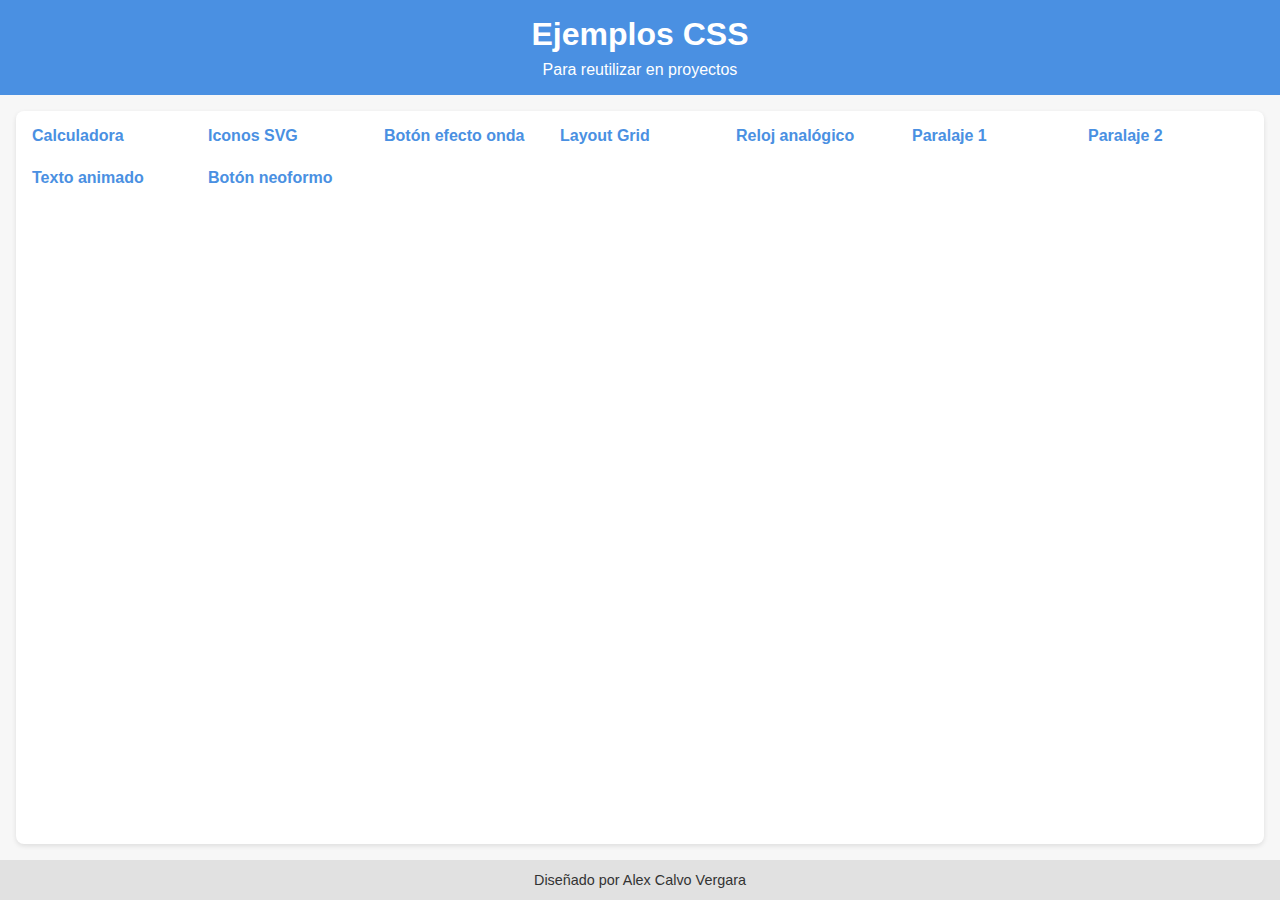
<file: index.html>
<!DOCTYPE html>
<html lang="es">
  <head>
    <meta charset="utf-8" />
    <title>Ejemplos CSS</title>
    <meta name="viewport" content="width=device-width, initial-scale=1" />
    <link rel="stylesheet" href="styles.css" />
  </head>
  <body>
    <header>
      <h1>Ejemplos CSS</h1>
      <p>Para reutilizar en proyectos</p>
    </header>
    <main>
      <nav>
        <ul>
          <li><a href="./calculadora/calculadora.html" target="_blank">Calculadora</a></li>
          <li><a href="./iconos-svg/iconos-svg.html" target="_blank">Iconos SVG</a></li>
          <li><a href="./boton-efecto-onda/boton-efecto-onda.html" target="_blank">Botón efecto onda</a></li>
          <li><a href="./layout-grid/layout-grid.html" target="_blank">Layout Grid</a></li>
          <li><a href="./reloj-analogico/reloj-analogico.html" target="_blank">Reloj analógico</a></li>
          <li><a href="./paralaje-1/paralaje-1.html" target="_blank">Paralaje 1</a></li>
          <li><a href="./paralaje-2/paralaje-2.html" target="_blank">Paralaje 2</a></li>
          <li><a href="./texto-animado/texto-animado.html" target="_blank">Texto animado</a></li>
          <li><a href="./boton-neoformo/boton-neoformo.html">Botón neoformo</a></li>
        </ul>
      </nav>
    </main>
    <footer>Diseñado por Alex Calvo Vergara</footer>
  </body>
</html>
</file>
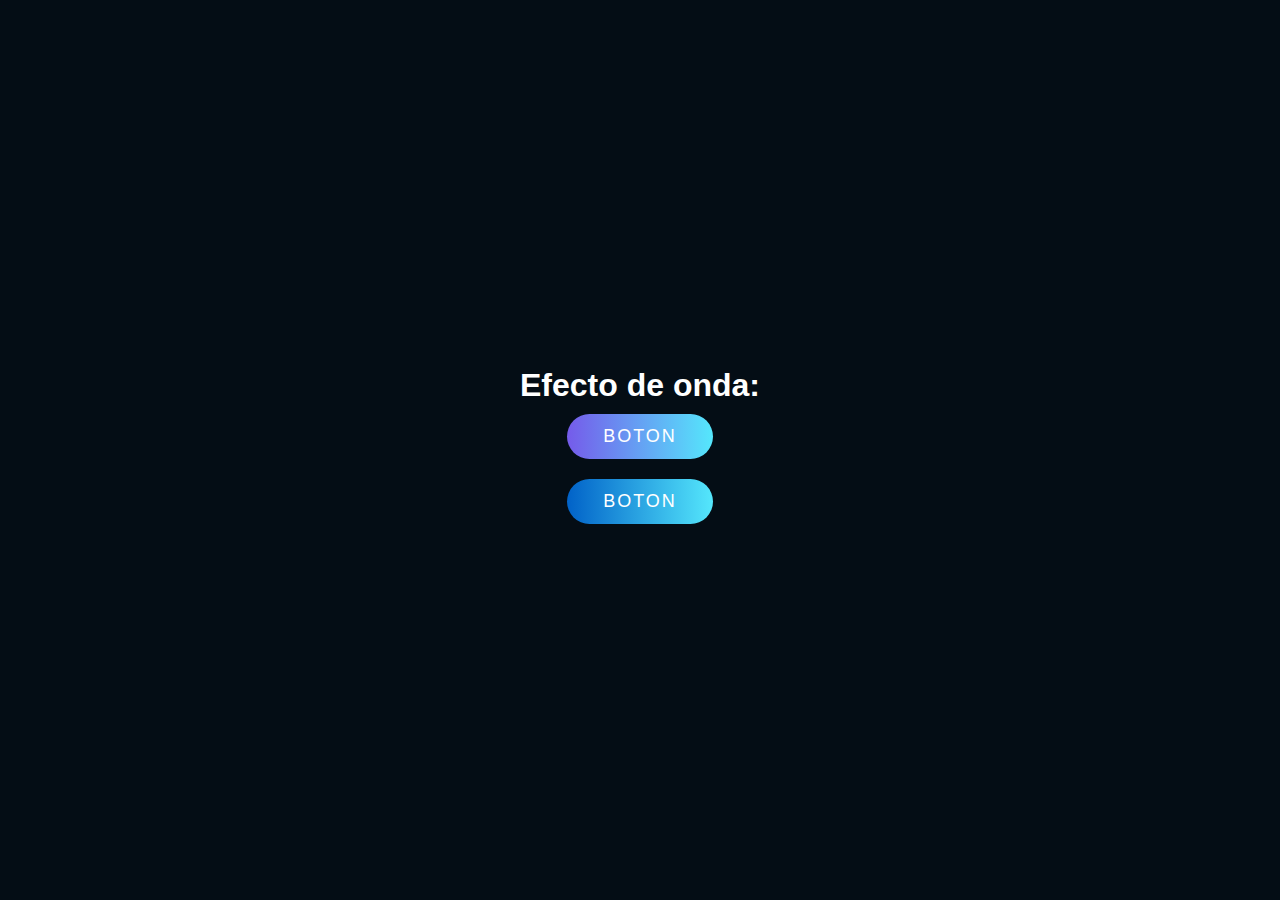
<file: boton-efecto-onda/boton-efecto-onda.html>
<!DOCTYPE html>
<html>
    <head>
        <title>Efecto boton</title>
        <meta charset="UTF-8">
        <meta name="viewport" content="width=device-width, initial-scale=1.0">
        <link href="boton-efecto-onda.css" rel="stylesheet">
    </head>
    <body>
        <h1>Efecto de onda:</h1>
        <a href="#">BOTON</a>
        <a href="#">BOTON</a>
        <script type="text/javascript">
            const buttons = document.querySelectorAll('a');
            buttons.forEach(btn => {
                btn.addEventListener('click', function(e) {
                    let x = e.clientX - e.target.offsetLeft;
                    let y = e.clientY - e.target.offsetTop;
                    
                    let ripples = document.createElement('span');
                    ripples.style.left = x + 'px';
                    ripples.style.top = y + 'px';
                    this.appendChild(ripples);
                    
                    setTimeout(() => 
                        ripples.remove()
                    ,1000);
                });
            });
            </script>
    </body>
</html>
</file>
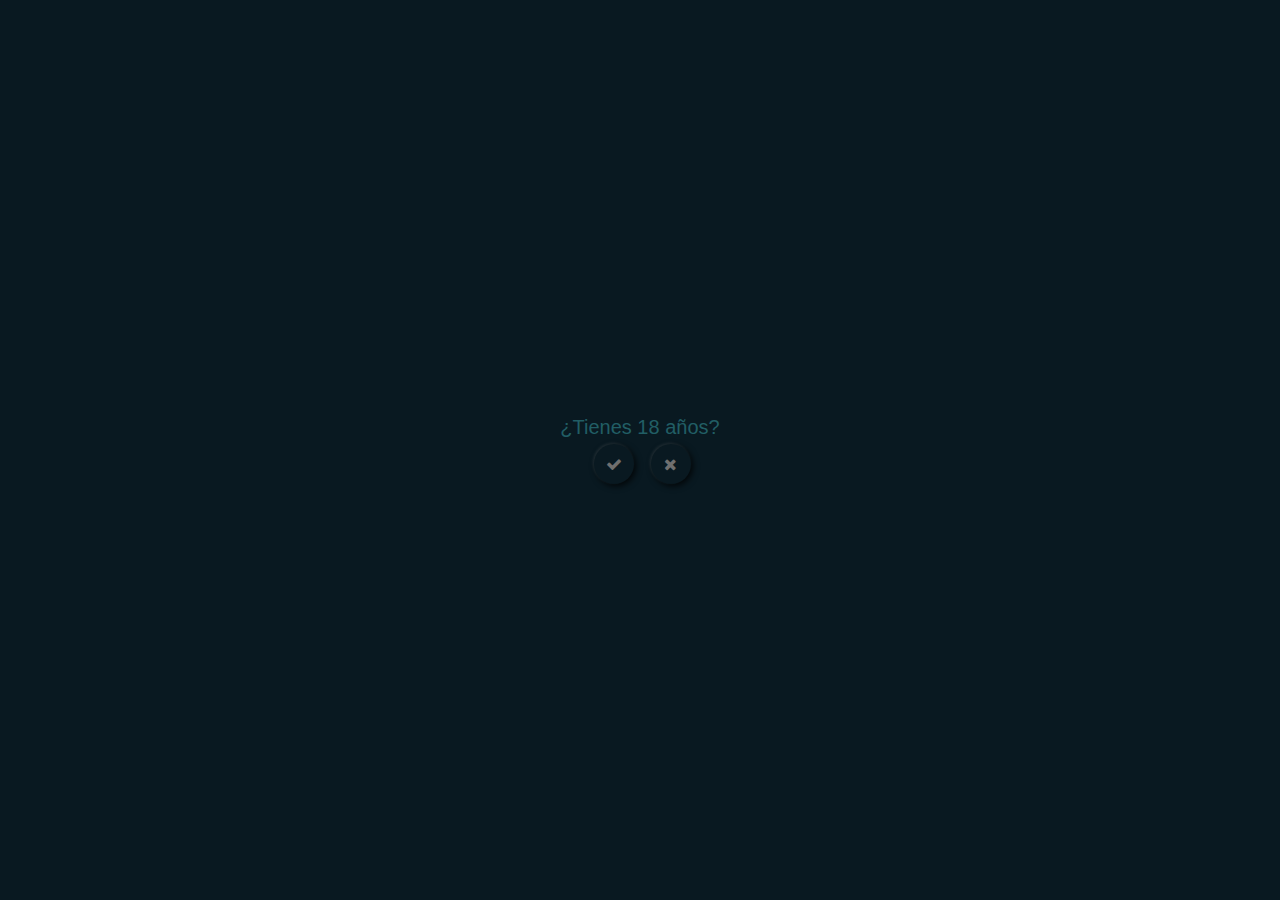
<file: boton-neoformo/boton-neoformo.html>
<!DOCTYPE html>
<html>
  <head>
    <title>Botón Neoformo</title>
    <meta charset="UTF-8" />
    <meta name="viewport" content="width=device-width, initial-scale=1.0" />
    <link href="boton-neoformo.css" rel="stylesheet" />
    <link
      rel="stylesheet"
      href="https://stackpath.bootstrapcdn.com/font-awesome/4.7.0/css/font-awesome.min.css"
      integrity="sha384-wvfXpqpZZVQGK6TAh5PVlGOfQNHSoD2xbE+QkPxCAFlNEevoEH3Sl0sibVcOQVnN"
      crossorigin="anonymous"
    />
  </head>
  <body>
    <div class="contenedor">
      <p>¿Tienes 18 años?</p>
      <div>
        <label>
          <input type="radio" name="edad" />
          <i class="fa fa-check" aria-hidden="true"></i>
        </label>
        <label>
          <input type="radio" name="edad" />
          <i class="fa fa-times" aria-hidden="true"></i>
        </label>
      </div>
    </div>
  </body>
</html>
</file>
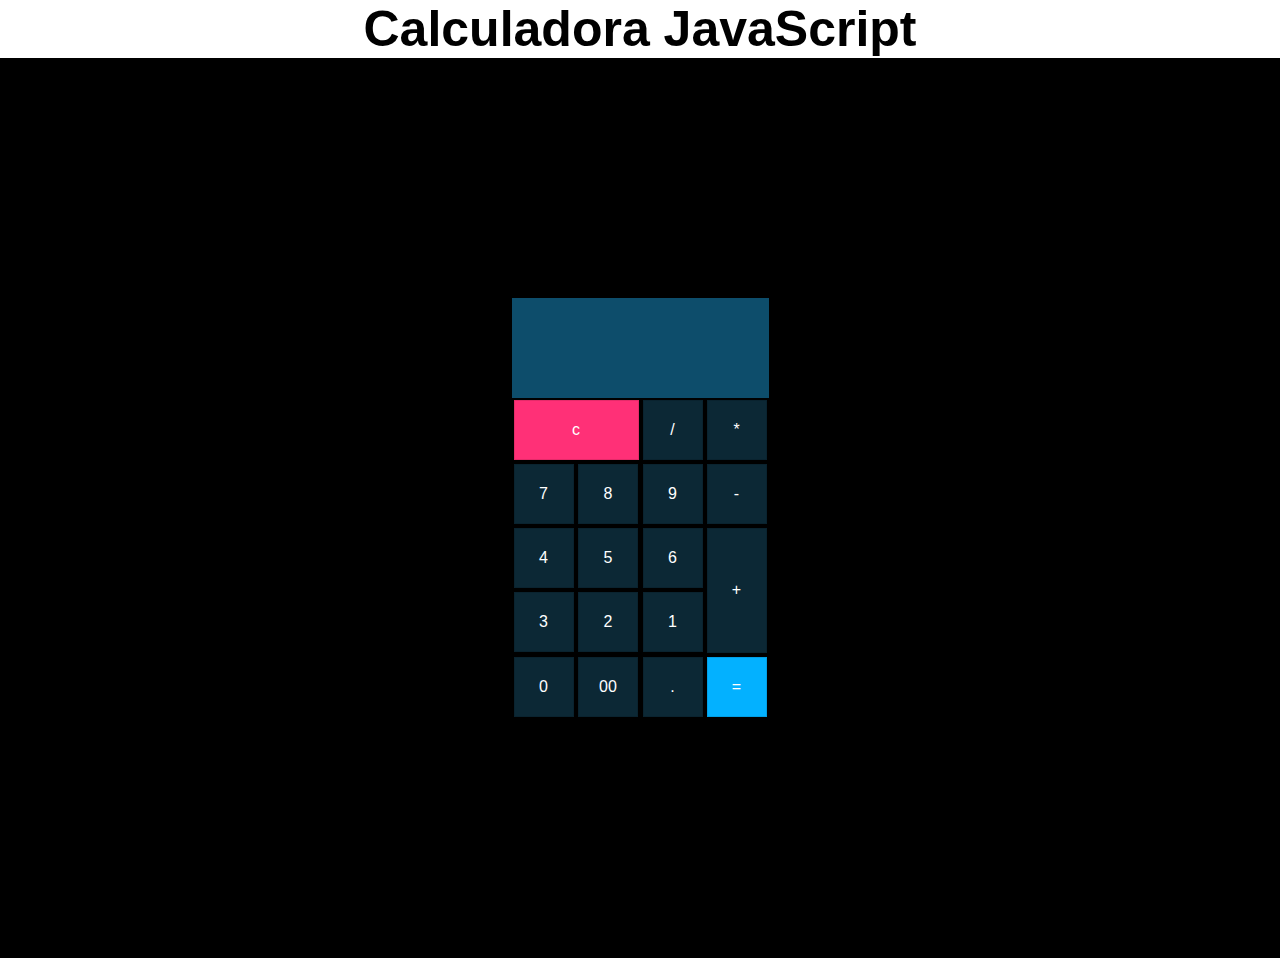
<file: calculadora/calculadora.html>
<!DOCTYPE html>
<html>
  <head>
    <title>Calculadora</title>
    <meta charset="UTF-8" />
    <meta name="viewport" content="width=device-width, initial-scale=1.0" />
    <link href="calculadora.css" rel="stylesheet" />
  </head>
  <body>
    <h1>Calculadora JavaScript</h1>
    <div class="diseño">
      <form class="calculadora" name="calc">
        <input class="value" type="text" name="txt" readonly="" />
        <span class="num clear" onclick="document.calc.txt.value = ''">c</span>
        <span class="num" onclick="document.calc.txt.value += '/'">/</span>
        <span class="num" onclick="document.calc.txt.value += '*'">*</span>
        <span class="num" onclick="document.calc.txt.value += '7'">7</span>
        <span class="num" onclick="document.calc.txt.value += '8'">8</span>
        <span class="num" onclick="document.calc.txt.value += '9'">9</span>
        <span class="num" onclick="document.calc.txt.value += '-'">-</span>
        <span class="num" onclick="document.calc.txt.value += '4'">4</span>
        <span class="num" onclick="document.calc.txt.value += '5'">5</span>
        <span class="num" onclick="document.calc.txt.value += '6'">6</span>
        <span class="num suma" onclick="document.calc.txt.value += '+'">+</span>
        <span class="num" onclick="document.calc.txt.value += '3'">3</span>
        <span class="num" onclick="document.calc.txt.value += '2'">2</span>
        <span class="num" onclick="document.calc.txt.value += '1'">1</span>
        <span class="num" onclick="document.calc.txt.value += '0'">0</span>
        <span class="num" onclick="document.calc.txt.value += '00'">00</span>
        <span class="num" onclick="document.calc.txt.value += '.'">.</span>
        <span
          class="num resultado"
          onclick="document.calc.txt.value = eval(calc.txt.value)"
          >=</span
        >
      </form>
    </div>
  </body>
</html>
</file>
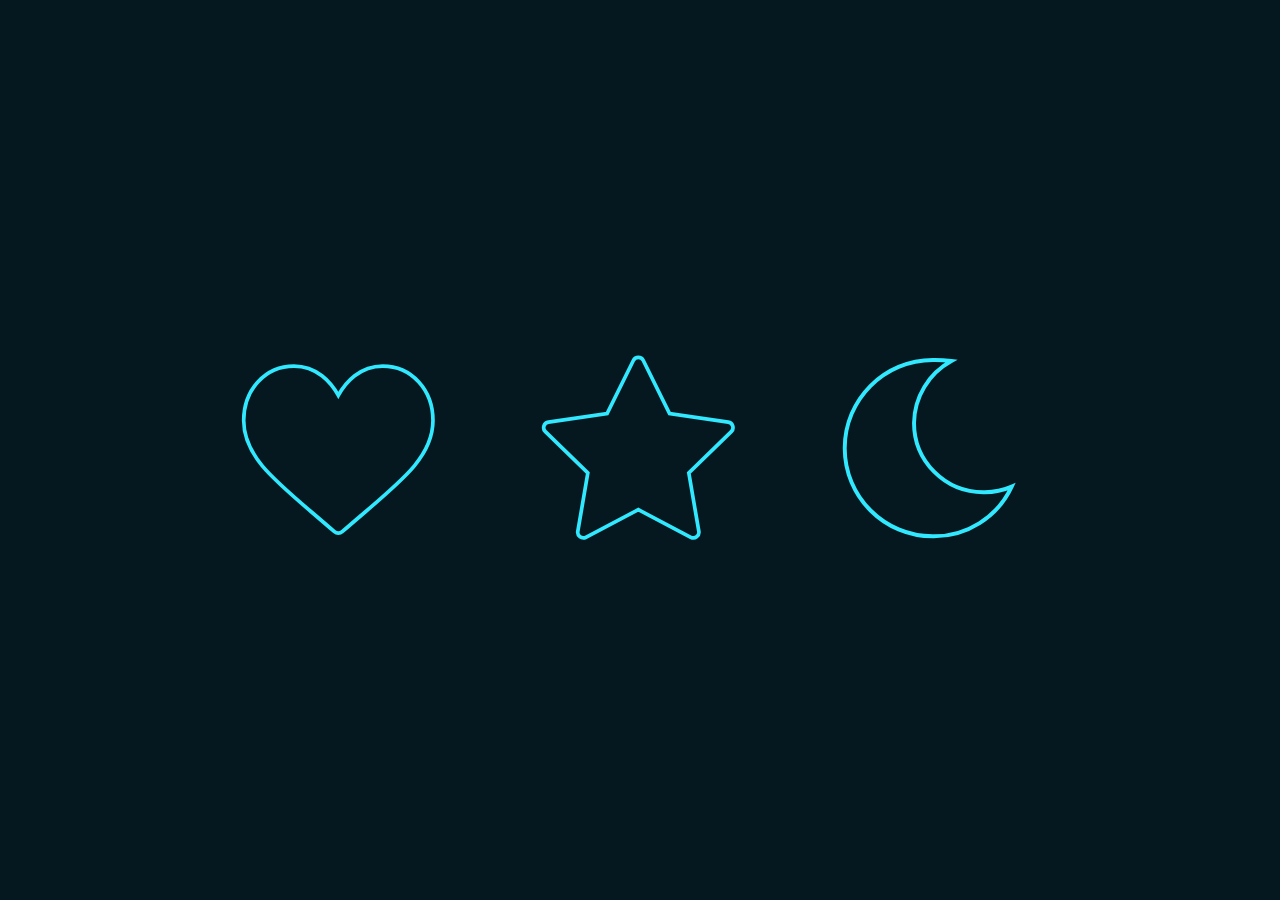
<file: iconos-svg/iconos-svg.html>
<!DOCTYPE html>
<html>
  <head>
    <title>Iconos SVG Animados</title>
    <meta charset="UTF-8" />
    <meta name="viewport" content="width=device-width, initial-scale=1.0" />
    <link href="iconos-svg.css" rel="stylesheet" />
  </head>
  <body>
    <div class="contenedor">
      <div class="icon heart">
        <svg
          version="1.1"
          id="Capa_1"
          xmlns="http://www.w3.org/2000/svg"
          xmlns:xlink="http://www.w3.org/1999/xlink"
          x="0px"
          y="0px"
          viewBox="-10 0 541 502"
          style="enable-background: new 0 0 512 512"
          xml:space="preserve"
        >
          <path
            d="M376,30c-27.783,0-53.255,8.804-75.707,26.168c-21.525,16.647-35.856,37.85-44.293,53.268
                      c-8.437-15.419-22.768-36.621-44.293-53.268C189.255,38.804,163.783,30,136,30C58.468,30,0,93.417,0,177.514
                      c0,90.854,72.943,153.015,183.369,247.118c18.752,15.981,40.007,34.095,62.099,53.414C248.38,480.596,252.12,482,256,482
                      s7.62-1.404,10.532-3.953c22.094-19.322,43.348-37.435,62.111-53.425C439.057,330.529,512,268.368,512,177.514
                      C512,93.417,453.532,30,376,30z"
          />
        </svg>
      </div>
      <div class="icon star">
        <svg
          version="1.1"
          id="Capa_1"
          xmlns="http://www.w3.org/2000/svg"
          xmlns:xlink="http://www.w3.org/1999/xlink"
          x="0px"
          y="0px"
          viewBox="-10 0 541.002 512.002"
          style="enable-background: new 0 0 512.002 512.002"
          xml:space="preserve"
        >
          <path
            d="M511.267,197.258c-1.764-5.431-6.457-9.389-12.107-10.209l-158.723-23.065L269.452,20.157
                      c-2.526-5.12-7.741-8.361-13.45-8.361c-5.71,0-10.924,3.241-13.451,8.361l-70.988,143.827l-158.72,23.065
                      c-5.649,0.82-10.344,4.778-12.108,10.208c-1.765,5.431-0.293,11.392,3.796,15.377l114.848,111.954L92.271,482.671
                      c-0.966,5.628,1.348,11.314,5.967,14.671c2.613,1.898,5.708,2.864,8.818,2.864c2.388,0,4.784-0.569,6.978-1.723l141.967-74.638
                      l141.961,74.637c5.055,2.657,11.178,2.215,15.797-1.141c4.619-3.356,6.934-9.044,5.969-14.672l-27.117-158.081l114.861-111.955
                      C511.56,208.649,513.033,202.688,511.267,197.258z"
          />
        </svg>
      </div>
      <div class="icon moon">
        <svg viewBox="-12 -10 508 468.04455" xmlns="http://www.w3.org/2000/svg">
          <path
            d="m224.023438 448.03125c85.714843.902344 164.011718-48.488281 200.117187-126.230469-22.722656
                9.914063-47.332031 14.769531-72.117187 14.230469-97.15625-.109375-175.890626-78.84375-176-176 
                .972656-65.71875 37.234374-125.832031 94.910156-157.351562-15.554688-1.980469-31.230469-2.867188-46.910156-2.648438-123.714844 
                0-224.0000005 100.289062-224.0000005 224 0 123.714844 100.2851565 224 224.0000005 224zm0 0"
          />
        </svg>
      </div>
    </div>
  </body>
</html>
</file>
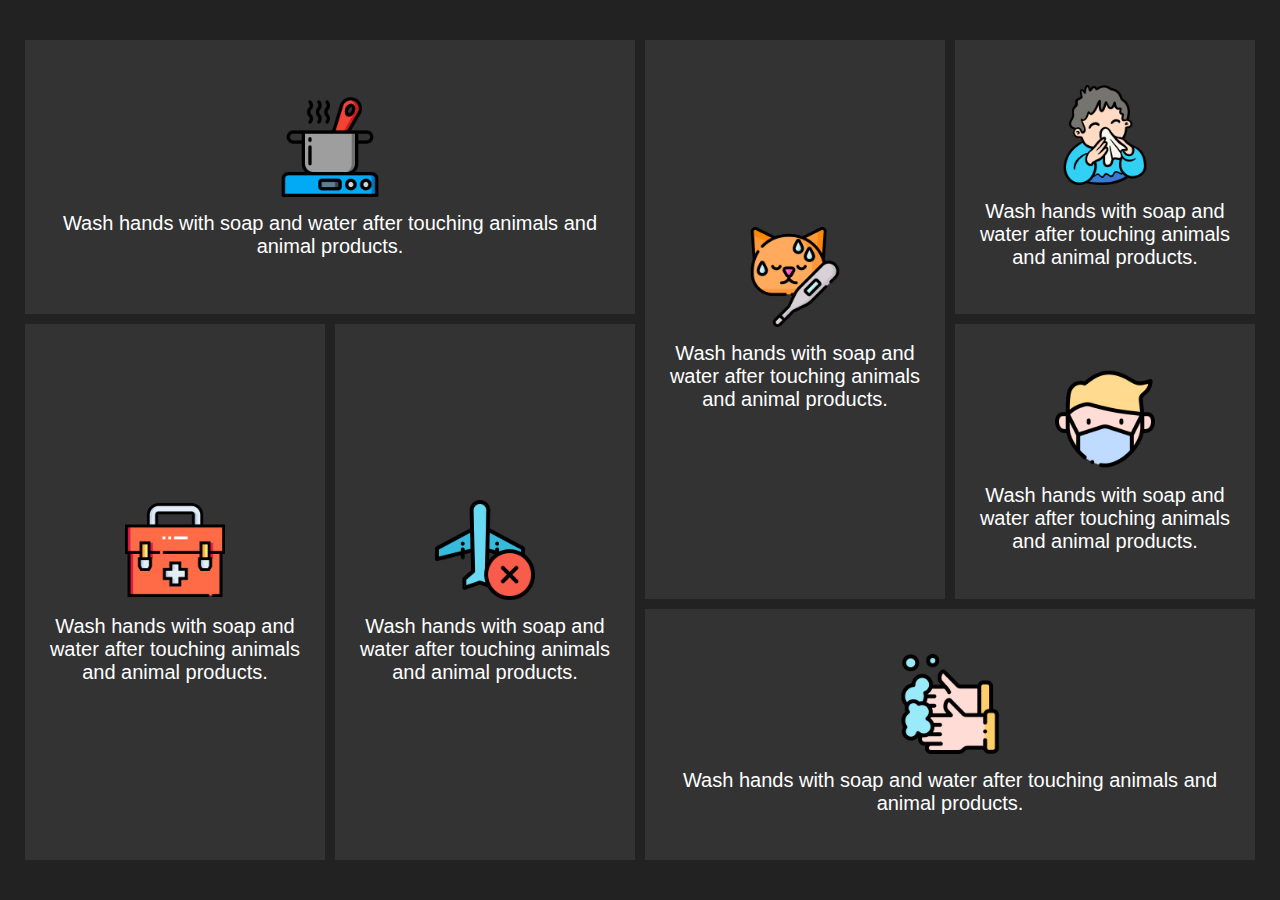
<file: layout-grid/layout-grid.html>
<!DOCTYPE html>
<html>
  <head>
    <title>Layout Grid</title>
    <meta charset="UTF-8" />
    <meta name="viewport" content="width=device-width, initial-scale=1.0" />
    <link href="layout-grid.css" rel="stylesheet" />
  </head>
  <body>
    <div class="contenedor">
      <div class="caja">
        <div class="contenido">
          <img src="layout/cooking.png" />
          <p>
            Wash hands with soap and water after touching animals and animal
            products.
          </p>
        </div>
      </div>

      <div class="caja">
        <div class="contenido">
          <img src="layout/fever.png" />
          <p>
            Wash hands with soap and water after touching animals and animal
            products.
          </p>
        </div>
      </div>

      <div class="caja">
        <div class="contenido">
          <img src="layout/cold.png" />
          <p>
            Wash hands with soap and water after touching animals and animal
            products.
          </p>
        </div>
      </div>

      <div class="caja">
        <div class="contenido">
          <img src="layout/first-aid-kit.png" />
          <p>
            Wash hands with soap and water after touching animals and animal
            products.
          </p>
        </div>
      </div>

      <div class="caja">
        <div class="contenido">
          <img src="layout/flight.png" />
          <p>
            Wash hands with soap and water after touching animals and animal
            products.
          </p>
        </div>
      </div>

      <div class="caja">
        <div class="contenido">
          <img src="layout/medical-mask.png" />
          <p>
            Wash hands with soap and water after touching animals and animal
            products.
          </p>
        </div>
      </div>

      <div class="caja">
        <div class="contenido">
          <img src="layout/washing-hand.png" />
          <p>
            Wash hands with soap and water after touching animals and animal
            products.
          </p>
        </div>
      </div>
    </div>
  </body>
</html>
</file>
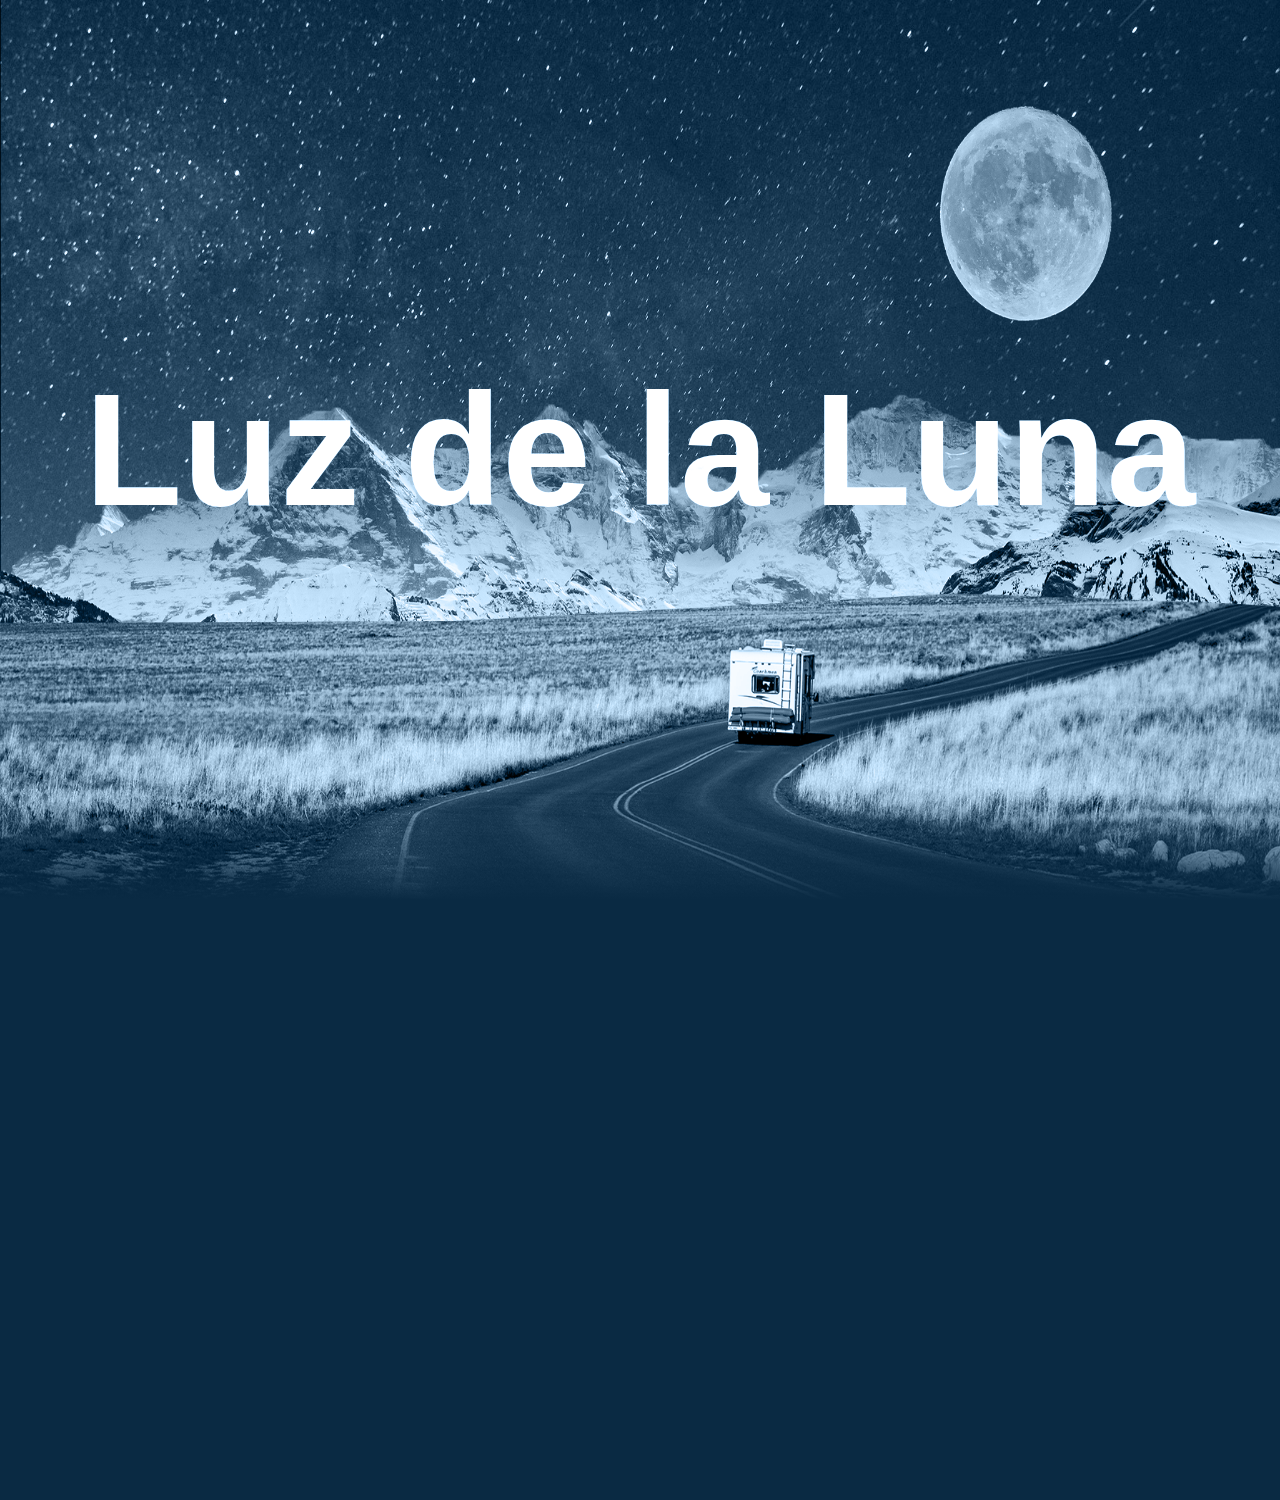
<file: paralaje-1/paralaje-1.html>
<!DOCTYPE html>
<html>
  <head>
    <title>Paralaje de la luna</title>
    <meta charset="UTF-8" />
    <meta name="viewport" content="width=device-width, initial-scale=1.0" />
    <link href="paralaje-1.css" rel="stylesheet" />
  </head>
  <body>
    <section>
      <img src="img/bg.jpg" id="bg" />
      <img src="img/moon.png" id="moon" />
      <img src="img/mountain.png" id="mountain" />
      <img src="img/road.png" id="road" />
      <h2 id="text">Luz de la Luna</h2>
    </section>
    <script type="text/javascript">
      let bg = document.getElementById("bg");
      let moon = document.getElementById("moon");
      let mountain = document.getElementById("mountain");
      let road = document.getElementById("road");
      let text = document.getElementById("text");

      window.addEventListener("scroll", function () {
        var value = window.scrollY;

        bg.style.top = value * 0.5 + "px";
        moon.style.left = value * 0.5 + "px";
        mountain.style.top = value * 0.15 + "px";
        road.style.top = value * 0.15 + "px";
        text.style.top = value * 1 + "px";
      });
    </script>
  </body>
</html>
</file>
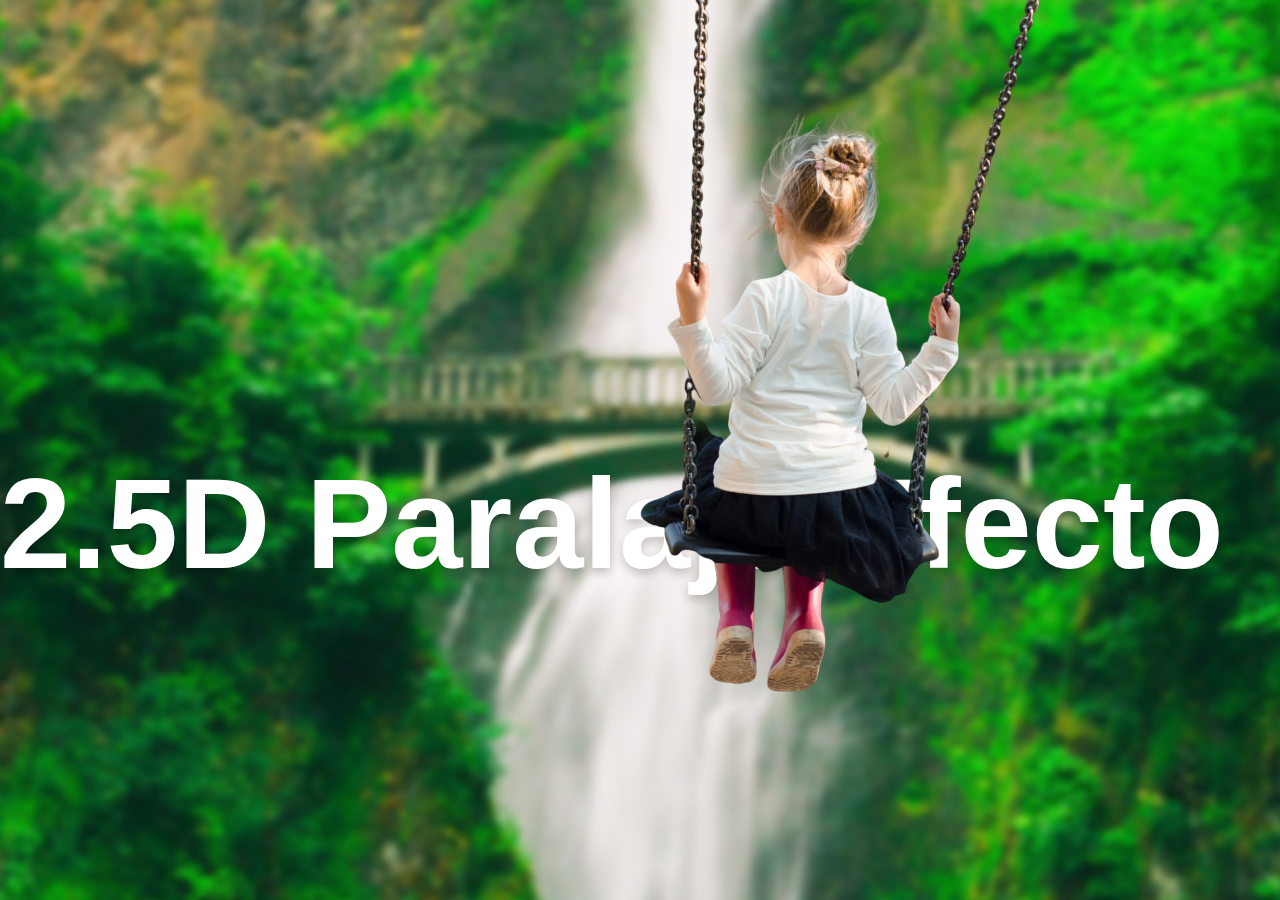
<file: paralaje-2/paralaje-2.html>
<!DOCTYPE html>
<html>
  <head>
    <title>Paralaje Efecto 2</title>
    <meta charset="UTF-8" />
    <meta name="viewport" content="width=device-width, initial-scale=1.0" />
    <link href="paralaje-2.css" rel="stylesheet" />
  </head>
  <body>
    <section>
      <div id="bg"></div>
      <h2>2.5D Paralaje Efecto</h2>
      <img src="img/img.png" class="girl" />
    </section>
    <script>
      var position = document.documentElement;
      position.addEventListener("mousemove", (e) => {
        position.style.setProperty("--x", e.clientX + "px");
      });
    </script>
  </body>
</html>
</file>
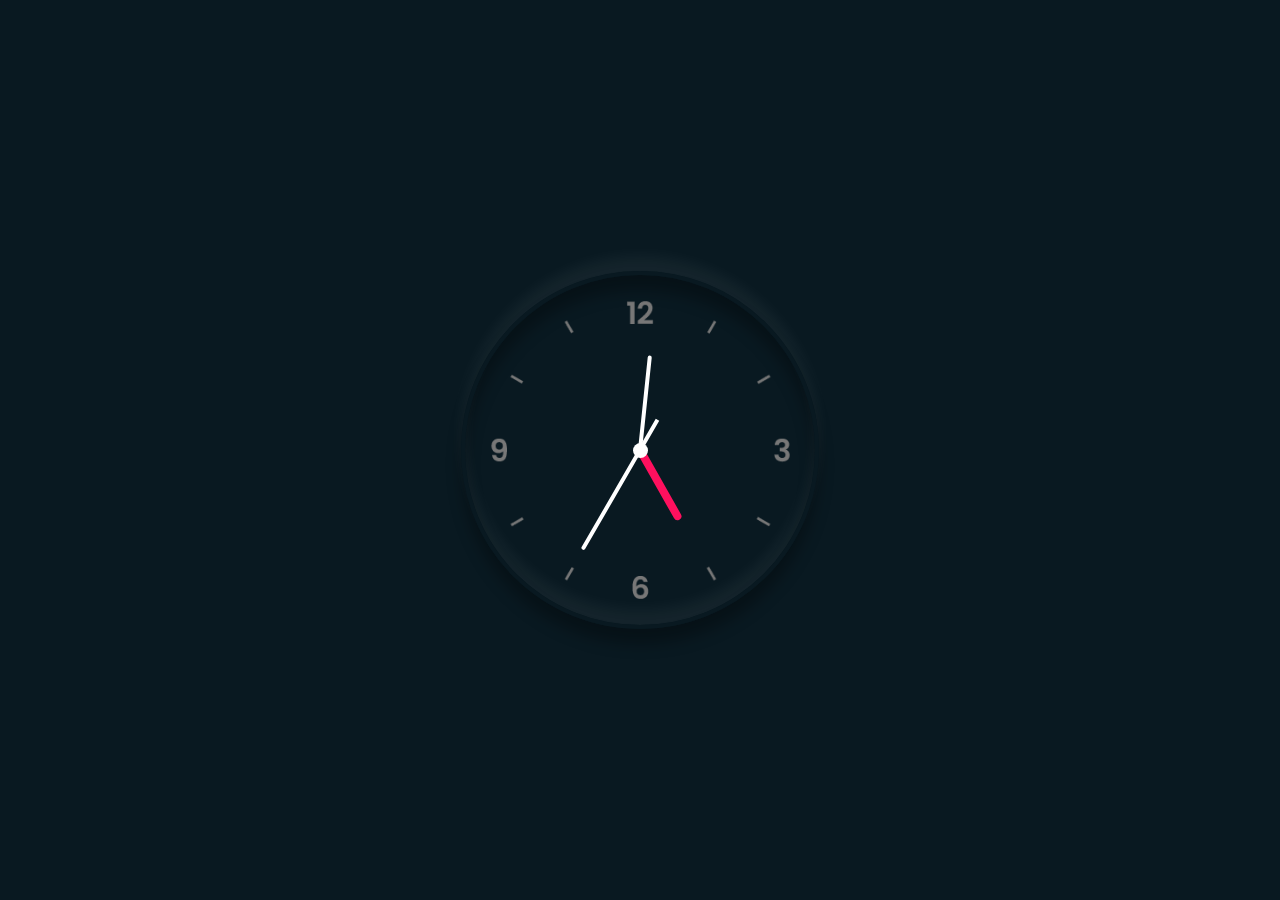
<file: reloj-analogico/reloj-analogico.html>
<!DOCTYPE html>
<html>
  <head>
    <title>Reloj Analógico</title>
    <meta charset="UTF-8" />
    <meta name="viewport" content="width=device-width, initial-scale=1.0" />
    <link href="reloj-analogico.css" rel="stylesheet" />
  </head>
  <body>
    <div class="clock">
      <div class="hora">
        <div class="hr" id="hr"></div>
      </div>
      <div class="minutos">
        <div class="min" id="min"></div>
      </div>
      <div class="segundos">
        <div class="seg" id="seg"></div>
      </div>
    </div>
    <script>
      const deg = 6;
      const hr = document.querySelector("#hr");
      const min = document.querySelector("#min");
      const seg = document.querySelector("#seg");

      setInterval(() => {
        let day = new Date();
        let hh = day.getHours() * 30;
        let mm = day.getMinutes() * deg;
        let ss = day.getSeconds() * deg;

        hr.style.transform = `rotateZ(${hh + mm / 12}deg)`;
        min.style.transform = `rotateZ(${mm}deg)`;
        seg.style.transform = `rotateZ(${ss}deg)`;
      });
    </script>
  </body>
</html>
</file>
<file: styles.css>
* {
    margin: 0;
    padding: 0;
    box-sizing: border-box;
    scroll-behavior: smooth;
}

html, body {
    height: 100%;
    display: flex;
    flex-direction: column;
    font-size: 16px;
    font-family: Arial, sans-serif;
    background-color: #f7f7f7;
    color: #333;
}

header {
    background-color: #4a90e2;
    color: white;
    padding: 1rem;
    text-align: center;
}

header h1 {
    margin-bottom: 0.5rem;
}

main {
    display: flex;
    flex: 1 1 auto;
    padding: 1rem;
}

nav {
    background-color: white;
    padding: 1rem;
    border-radius: 8px;
    box-shadow: 0 2px 5px rgba(0, 0, 0, 0.1);
    width: 100%;
}

nav ul {
    display: grid;
    grid-template-columns: repeat(auto-fill, minmax(150px, 1fr));
    gap: 1rem;
    list-style: none;
}

nav li {
    margin-bottom: 0.5rem;
}

nav a {
    text-decoration: none;
    color: #4a90e2;
    font-weight: bold;
    word-wrap: break-word;
    overflow-wrap: anywhere;
}

nav a:hover {
    text-decoration: underline;
}

footer {
    background-color: #e1e1e1;
    text-align: center;
    padding: 0.75rem;
    font-size: 0.9rem;
}
</file>
<file: boton-efecto-onda/boton-efecto-onda.css>
* {
    margin: 0;
    padding: 0;
    font-family: 'Poppins', sans-serif;
}

body {
    display: flex;
    justify-content: center;
    align-items: center;
    min-height: 100vh;
    flex-direction: column;
    background: #040d15;
}

h1 {
    color: white;
}

a {
    position: relative;
    display: inline-block;
    padding: 12px 36px;
    margin: 10px 0;
    color: #fff;
    text-decoration: none;
    text-transform: uppercase;
    font-size: 18px;
    letter-spacing: 2px;
    border-radius: 40px;
    overflow: hidden;
    background: linear-gradient(90deg, #0162c8, #55e7fc);
}

a:nth-child(2) {
    background: linear-gradient(90deg, #755bea, #55e7fc);
}

/*
Efecto al pulsar:
*/

span {
    position: absolute;
    background: #fff;
    transform: translate(-50%,-50%);
    pointer-events: none;
    border-radius: 50%;
    animation: animate 1s linear infinite;
}

@keyframes animate {
    0% {
        width: 0px;
        height: 0px;
        opacity: 0.5;
    }
    100% {
        width: 500px;
        height: 500px;
        opacity: 0;
    }
}
</file>
<file: boton-neoformo/boton-neoformo.css>
* {
    margin: 0;
    padding: 0;
    box-sizing: border-box;
    font-family: 'Poppins', sans-serif;
}

body {
    display: flex;
    justify-content: center;
    align-items: center;
    min-height: 100vh;
    background: #091921;
}

.contenedor {
    position: relative;
    display: flex;
    justify-content: center;
    align-items: center;
    flex-direction: column;
}

.contenedor p {
    color: #215e65;
    font-size: 20px;
    font-weight: 500;
    margin-bottom: 5px;
}

.contenedor label {
    position: relative;
}

.contenedor label input {
    appearance: none;
    -webkit-appearance: none;
    cursor: pointer;
}

.contenedor label .fa {
    position: relative;
    width: 40px;
    height: 40px;
    background: #091921;
    line-height: 40px;
    text-align: center;
    margin: 0 4px;
    color: #6f6f6f;
    font-size: 16px;
    border-radius: 50%;
    cursor: pointer;
    box-shadow: -1px -1px 3px rgba(255, 255, 255, 0.1),
        2px 2px 6px rgba(0, 0, 0, 0.8);
}

.contenedor label .fa:hover {
    box-shadow: -1px -1px 3px rgba(255, 255, 255, 0.1),
        2px 2px 6px rgba(0, 0, 0, 0.8),
        inset -2px -2px 10px rgba(255, 255, 255, 0.05),
        inset 2px 2px 10px rgba(0, 0, 0, 0.5);
}

.contenedor label input:checked~.fa {
    color: #00fff1;
    box-shadow: inset -1px -1px 3px rgba(255, 255, 255, 0.1),
        inset 2px 2px 6px rgba(0, 0, 0, 0.8);
    text-shadow: 0 0 5px #00fff1,
        0 0 20px #00fff1;
}
</file>
<file: calculadora/calculadora.css>
* {
    margin: 0;
    padding: 0;
    box-sizing: border-box;
    font-family: 'Poppins', sans-serif;
}

.diseño {
    display: flex;
    justify-content: center;
    align-items: center;
    min-height: 100vh;
    background: black;
}

h1 {
    color: black;
    font-style: inherit;
    text-align: center;
    font-size: 50px;
}

::-webkit-scrollbar {
    background: black;
    border-radius: 6px;
}

::-webkit-scrollbar-thumb {
    background: white;
    border-radius: 6px;
    border-right: 2px solid black;
}

.calculadora {
    position: relative;
    display: grid;
}

.calculadora .value {
    grid-column: span 4;
    height: 100px;
    text-align: right;
    border: none;
    outline: none;
    padding: 10px;
    font-size: 18px;
    background: #0d4d6b;
    color: white;
}

.calculadora span {
    display: grid;
    width: 60px;
    height: 60px;
    color: white;
    background: #0c2835;
    place-items: center;
    border: 1px solid rgba(0, 0, 0, .1);
    margin: 2px;
}

.calculadora span:active {
    background: #74ff3b;
    color: #111;
}

.calculadora span.clear {
    grid-column: span 2;
    width: 125px;
    background: #ff3077;
}

.calculadora span.suma {
    grid-row: span 2;
    height: 125px;
}

.calculadora span.resultado {
    background: #03b1ff;

}
</file>
<file: iconos-svg/iconos-svg.css>
* {
    margin: 0;
    padding: 0;
}

body {
    display: flex;
    justify-content: center;
    align-items: center;
    min-height: 100vh;
    background: #06181f;
}

.contenedor {
    position: relative;
    width: 800px;
    display: flex;
    justify-content: space-between;
    align-items: center;
}

.contenedor .icon {
    width: 200px;
}

.contenedor .icon path {
    fill: transparent;
    stroke-width: 10;
    stroke: #31e8ff;
}

.contenedor .icon.heart path {
    stroke-dasharray: 1580;
    stroke-dashoffset: 0;
}

.contenedor .icon.heart:hover path {
    animation: animate-heart 2s linear forwards;
}

@keyframes animate-heart {
    0% {
        stroke-dashoffset: 0;
    }

    40% {
        stroke-dashoffset: 1580;
    }

    80% {
        stroke-dashoffset: 3160;
        fill: transparent;
    }

    100% {
        stroke-dashoffset: 3160;
        fill: #31e8ff;
    }
}

.contenedor .icon.star path {
    stroke-dasharray: 1810;
    stroke-dashoffset: 0;
}

.contenedor .icon.star:hover path {
    animation: animate-star 2s linear;
}

@keyframes animate-star {
    0% {
        stroke-dashoffset: 0;
    }

    40% {
        stroke-dashoffset: 1810;
    }

    80% {
        stroke-dashoffset: 3620;
        fill: transparent;
    }

    100% {
        stroke-dashoffset: 3620;
        fill: #31e8ff;
    }
}

.contenedor .icon.moon path {
    stroke-dasharray: 1810;
    stroke-dashoffset: 0;
}

.contenedor .icon.moon:hover path {
    animation: animate-moon 2s linear;
}

@keyframes animate-moon {
    0% {
        stroke-dashoffset: 0;
    }

    40% {
        stroke-dashoffset: 1810;
    }

    80% {
        stroke-dashoffset: 3620;
        fill: transparent;
    }

    100% {
        stroke-dashoffset: 3620;
        fill: #31e8ff;
    }
}
</file>
<file: layout-grid/layout-grid.css>
* {
    margin: 0;
    padding: 0;
    font-family: 'Rubik', sans-serif;
}

body {
    display: flex;
    justify-content: center;
    align-self: center;
    min-height: 100vh;
    background: #222;
}

.contenedor {
    position: relative;
    max-width: 100%;
    display: grid;
    grid-template-columns: repeat(auto-fill, minmax(300px, 1fr));
    grid-template-rows: minmax(100px, auto);
    margin: 40px;
    grid-auto-flow: dense;
    grid-gap: 10px;
}

.contenedor .caja {
    background: #333;
    padding: 20px;
    display: grid;
    font-size: 20px;
    place-items: center;
    text-align: center;
    color: #fff;
    transition: 0.5s;
}

.contenedor .caja:hover {
    background: #e91e63;
}

.contenedor .caja img {
    position: relative;
    max-width: 100px;
    margin-bottom: 10px;
}

.contenedor .caja:nth-child(1) {
    grid-column: span 2;
    grid-row: span 1;
}

.contenedor .caja:nth-child(2) {
    grid-column: span 1;
    grid-row: span 2;
}

.contenedor .caja:nth-child(4) {
    grid-column: span 1;
    grid-row: span 2;
}

.contenedor .caja:nth-child(5) {

    grid-row: span 2;
}

.contenedor .caja:nth-child(7) {

    grid-column: span 2;
}

@media (max-width: 991px) {
    .contenedor {
        grid-template-columns: repeat(auto-fill, minmax(50%,1fr));
        grid-template-rows: minmax(auto, auto);
    }
    .contenedor .caja {
        grid-column: unset !important;
        grid-row: unset !important;
    }
}

::-webkit-scrollbar {
    background: #222;
    width: 10px;
}

::-webkit-scrollbar-thumb {
    background: blue;
    border-radius: 6px;
    border-right: 2px solid #222;
}
</file>
<file: paralaje-1/paralaje-1.css>
* {
    margin: 0;
    padding: 0;
    font-family: 'Poppins', sans-serif;
}

body {
    background: #0a2a43;
    min-height: 1500px;
}

section {
    position: relative;
    width: 100%;
    height: 100vh;
    overflow: hidden;
    display: flex;
    justify-content: center;
    align-items: center;
}

section:before {
    content: '';
    position: absolute;
    bottom: 0;
    width: 100%;
    height: 100px;
    background: linear-gradient(to top, #0a2a43, transparent);
    z-index: 10000;
}

section:after {
    content: '';
    position: absolute;
    top: 0;
    left: 0;
    width: 100%;
    height: 100%;
    background: #0a2a43;
    z-index: 10000;
    mix-blend-mode: color;
}

section img {
    position: absolute;
    top: 0;
    left: 0;
    width: 100%;
    height: 100%;
}

#text {
    position: relative;
    color: white;
    font-size: 10em;
    z-index: 1;
}

#road {
    z-index: 2;
}
</file>
<file: paralaje-2/paralaje-2.css>
* {
    margin: 0;
    padding: 0;
    font-family: 'Poppins', sans-serif;
}

section {
    position: relative;
    height: 100vh;
    overflow: hidden;
}

section #bg {
    position: absolute;
    top: 0;
    left: 0;
    width: 100%;
    height: 100%;
    background: url(img/bg2.jpg);
    background-size: calc(100% + var(--x)/2);
    background-position: center;
}

section .girl {
    position: absolute;
    top: 0;
    width: 400px;
    left: 50%;
    max-width: calc(400px - var(--x)/50);
}

section h2 {
    position: absolute;
    ;
    top: 50%;
    width: 100%;
    color: #fff;
    font-size: 8em;
    text-shadow: 0 5px 10px rgba(0, 0, 0, .2);
    transform: translate(calc(100% - var(--x) * 2), -50%);
}
</file>
<file: reloj-analogico/reloj-analogico.css>
* {
    margin: 0;
    padding: 0;
}

body {
    display: flex;
    justify-content: center;
    align-items: center;
    min-height: 100vh;
    background: #091921;
}

.clock {
    width: 350px;
    height: 350px;
    display: flex;
    justify-content: center;
    align-items: center;
    background: url(clock.png);
    background-size: cover;
    border: 4px solid #091921;
    border-radius: 50%;
    box-shadow: 0 -15px 15px rgba(255, 255, 255, 0.05),
        inset 0 -15px 15px rgba(255, 255, 255, 0.05),
        0 15px 15px rgba(0, 0, 0, 0.3),
        inset 0 15px 15px rgba(0, 0, 0, 0.3)
}

.clock:before {
    content: '';
    position: absolute;
    width: 15px;
    height: 15px;
    background: #fff;
    border-radius: 50%;
    z-index: 10000;
}

.clock .hora, .clock .minutos, .clock .segundos {
    position: absolute;
}

.clock .hora, .hr {
    width: 160px;
    height: 160px;
}

.clock .minutos, .min {
    width: 190px;
    height: 190px;
}

.clock .segundos, .seg {
    width: 230px;
    height: 230px;
}

.hr, .min, .seg {
    display: flex;
    justify-content: center;
    position: absolute;
    border-radius: 50%;
}

.hr:before {
    content: '';
    position: absolute;
    width: 8px;
    height: 80px;
    background: #ff105e;
    z-index: 10;
    border-radius: 6px 6px 0 0;
}

.min:before {
    content: '';
    position: absolute;
    width: 4px;
    height: 90px;
    background: #fff;
    z-index: 11;
    border-radius: 6px 6px 0 0;
}

.seg:before {
    content: '';
    position: absolute;
    width: 4px;
    height: 150px;
    background: #fff;
    z-index: 12;
    border-radius: 6px 6px 0 0;
}
</file>
